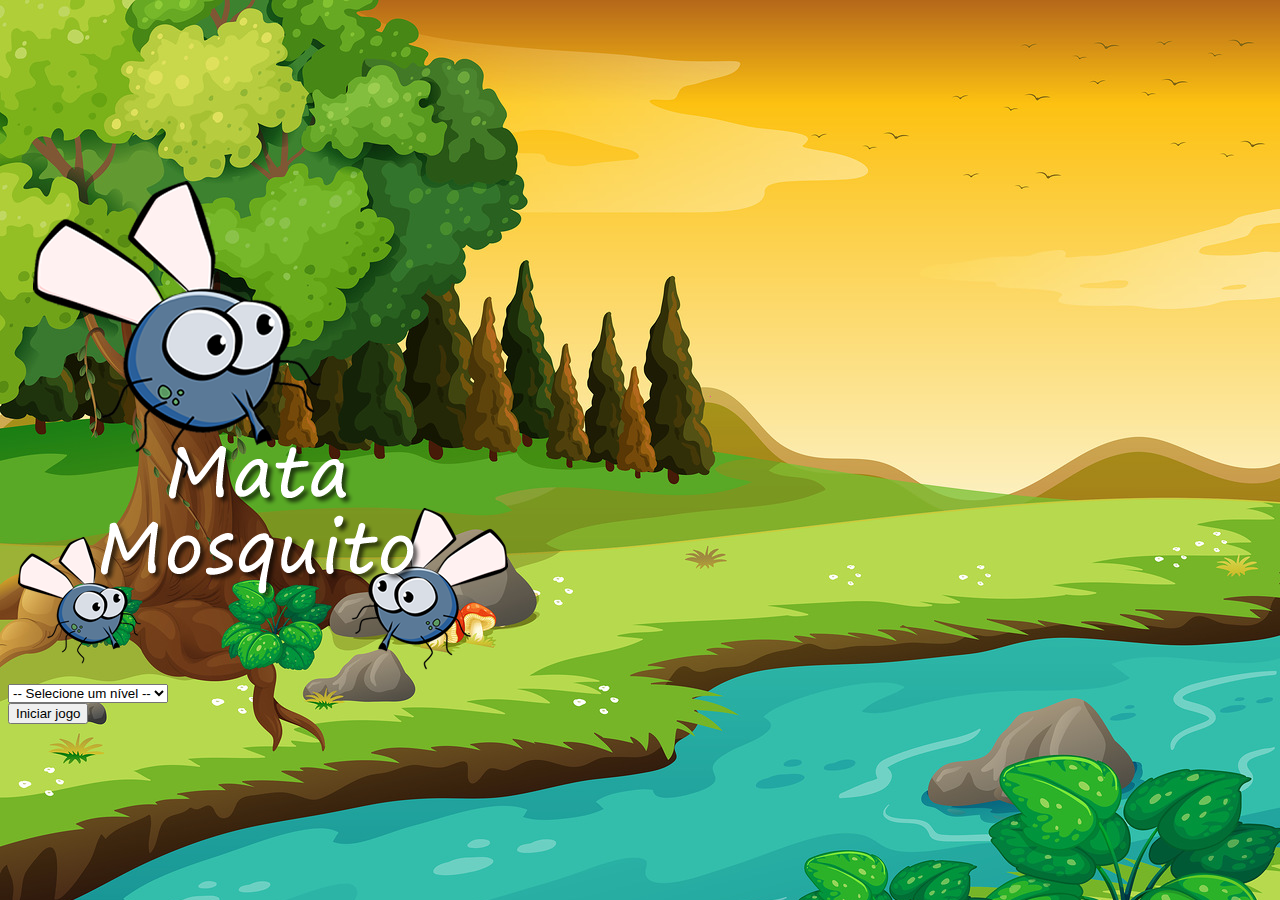
<file: index.html>
<!DOCTYPE html>
<html>
<head>
	<meta charset="utf-8">
	<meta name="viewport" content="width=device-width, initial-scale=1">
	<title>VITÓRIA</title>

	<!-- Link BOOTSTRAP -->
	<link rel="stylesheet" href="https://stackpath.bootstrapcdn.com/bootstrap/4.1.3/css/bootstrap.min.css" integrity="sha384-MCw98/SFnGE8fJT3GXwEOngsV7Zt27NXFoaoApmYm81iuXoPkFOJwJ8ERdknLPMO" crossorigin="anonymous">

	<script>

		function iniciarJogo(){
			var nivel = document.getElementById('nivel').value

			if(document.getElementById('nivel').value ==''){
				alert('Selecione um nível para o jogo')
				return false
			}

			window.location.href='app.html?' + nivel
		}
	</script>
	<style>
		body{
			background-image: url(imagens/bg.jpg);
			background-repeat: no-repeat;
			background-size: cover;
		}
	</style>
</head>
<body>
	<div class='container' style='margin-top: 180px'>
		<div class='row' >
			<div class='col' >
				<div class='d-flex justify-content-center'>
					<img  src="imagens/game.png">
				</div>
			</div>
		</div>

		<div class='row'>
			<div class='col'>
					<div class='d-flex justify-content-center mb-2'>
					<form>
						<select class='form-control' id='nivel'>
							<option value=''>-- Selecione um nível --</option>
							<option value='facil'>Fácil</option>
							<option value='normal'>Normal</option>
							<option value='dificil'>Difícil</option>
						</select>	

					</form>
				</div>
			</div>
		</div>

		<div class='row' >
			<div class='col' >
				<div class='d-flex justify-content-center align-items-center'>
					<button id='reiniciar' type='button' class='btn btn-dark btn-lg' onclick='iniciarJogo()'>Iniciar jogo</button>
				</div>
			</div>
		</div>


	</div>
</body>
</html>
</file>
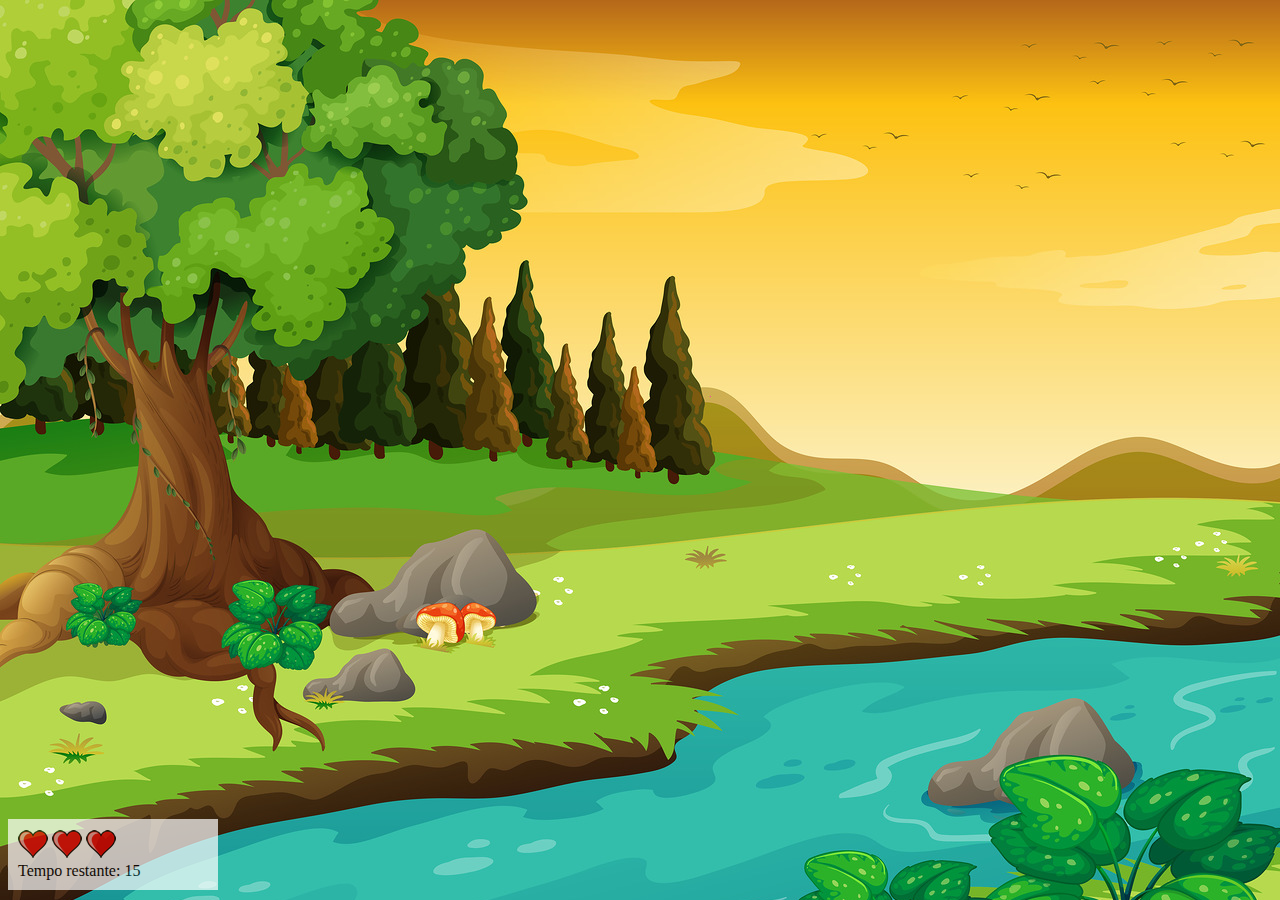
<file: app.html>
<!DOCTYPE html>
<html>
<head>
	<meta charset="utf-8">
	<meta name="viewport" content="width=device-width, initial-scale=1">
	<title>Mata-Mosquito</title>
	<link rel="stylesheet" type="text/css" href="estilo.css">
	<script src='jogo.js'></script>
</head>
<body onresize='tamanhoJogo()'>
	<div class='painel'>
		<div class='vida'>
			<img id='v1' src="imagens/coracao_cheio.png">
			<img id='v2' src="imagens/coracao_cheio.png">
			<img id='v3' src="imagens/coracao_cheio.png">

		</div>
		<div class='tempo'>Tempo restante: 
			<span id='cronometro'></span>

		</div>
	</div>
	<script type="text/javascript">

		document.getElementById("cronometro").innerHTML	= tempo
		var criaMosquito = window.setInterval(function(){criarMosquito()},dificuldade)

	</script>
</body>
</html>
</file>
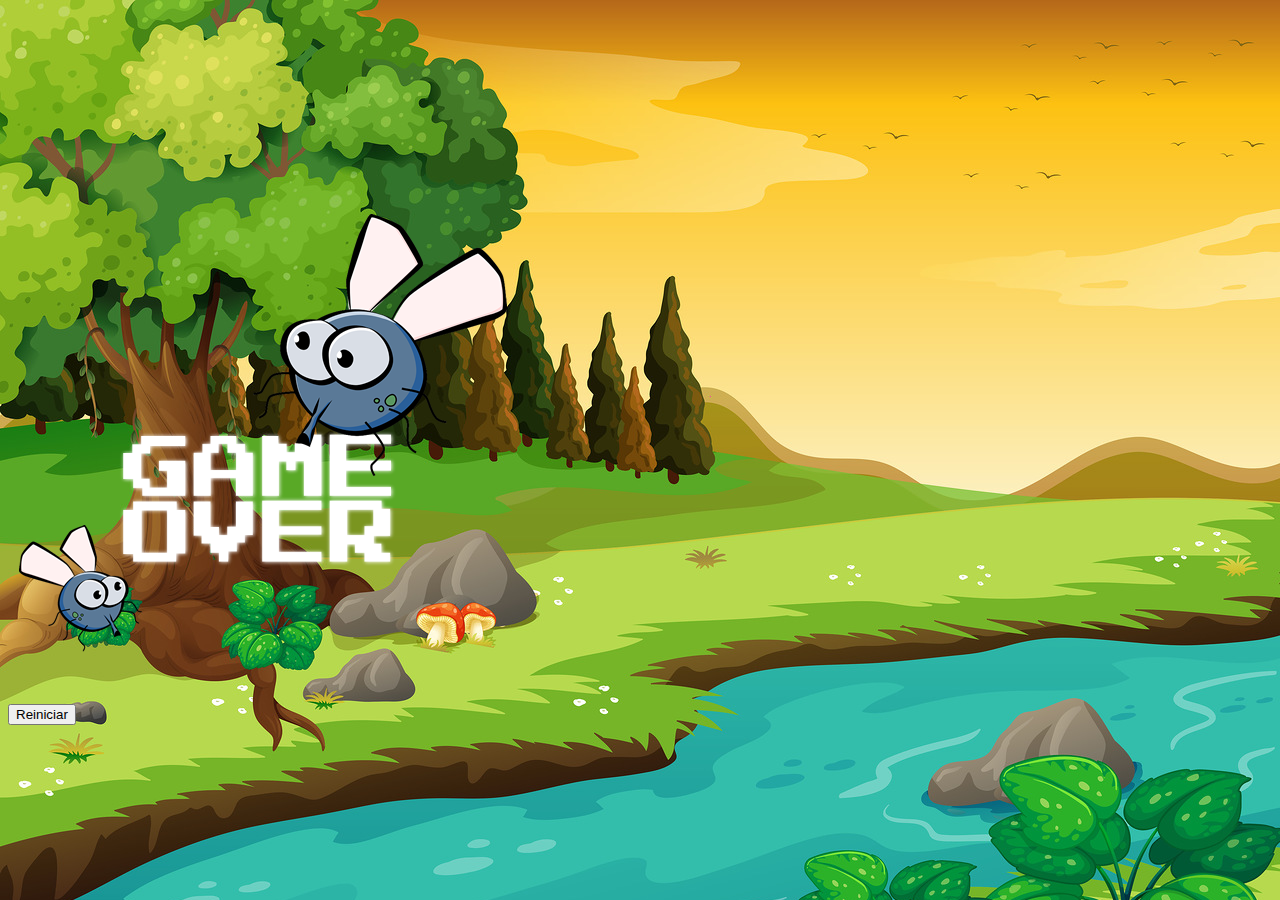
<file: gameover.html>
<!DOCTYPE html>
<html>
<head>
	<meta charset="utf-8">
	<meta name="viewport" content="width=device-width, initial-scale=1">
	<title>GAME OVER</title>

	<!-- Link BOOTSTRAP -->
	<link rel="stylesheet" href="https://stackpath.bootstrapcdn.com/bootstrap/4.1.3/css/bootstrap.min.css" integrity="sha384-MCw98/SFnGE8fJT3GXwEOngsV7Zt27NXFoaoApmYm81iuXoPkFOJwJ8ERdknLPMO" crossorigin="anonymous">

	<script>
		function reinicio(){
			window.location.href='index.html'
		}
	</script>
	<style>
		body{
			background-image: url(imagens/bg.jpg);
			background-repeat: no-repeat;
			background-size: cover;
		}
	</style>
</head>
<body>
	<div class='container' style='margin-top: 200px'>
		<div class='row' >
			<div class='col' >
				<div class='d-flex justify-content-center'>
					<img  src="imagens/game_over.png">
				</div>
			</div>
		</div>

		<div class='row' >
			<div class='col' >
				<div class='d-flex justify-content-center align-items-center'>
					<button id='reiniciar' onclick='reinicio()' type='button' class='btn btn-dark btn-lg'>Reiniciar</button>
				</div>
			</div>
		</div>
	</div>
</body>
</html>
</file>
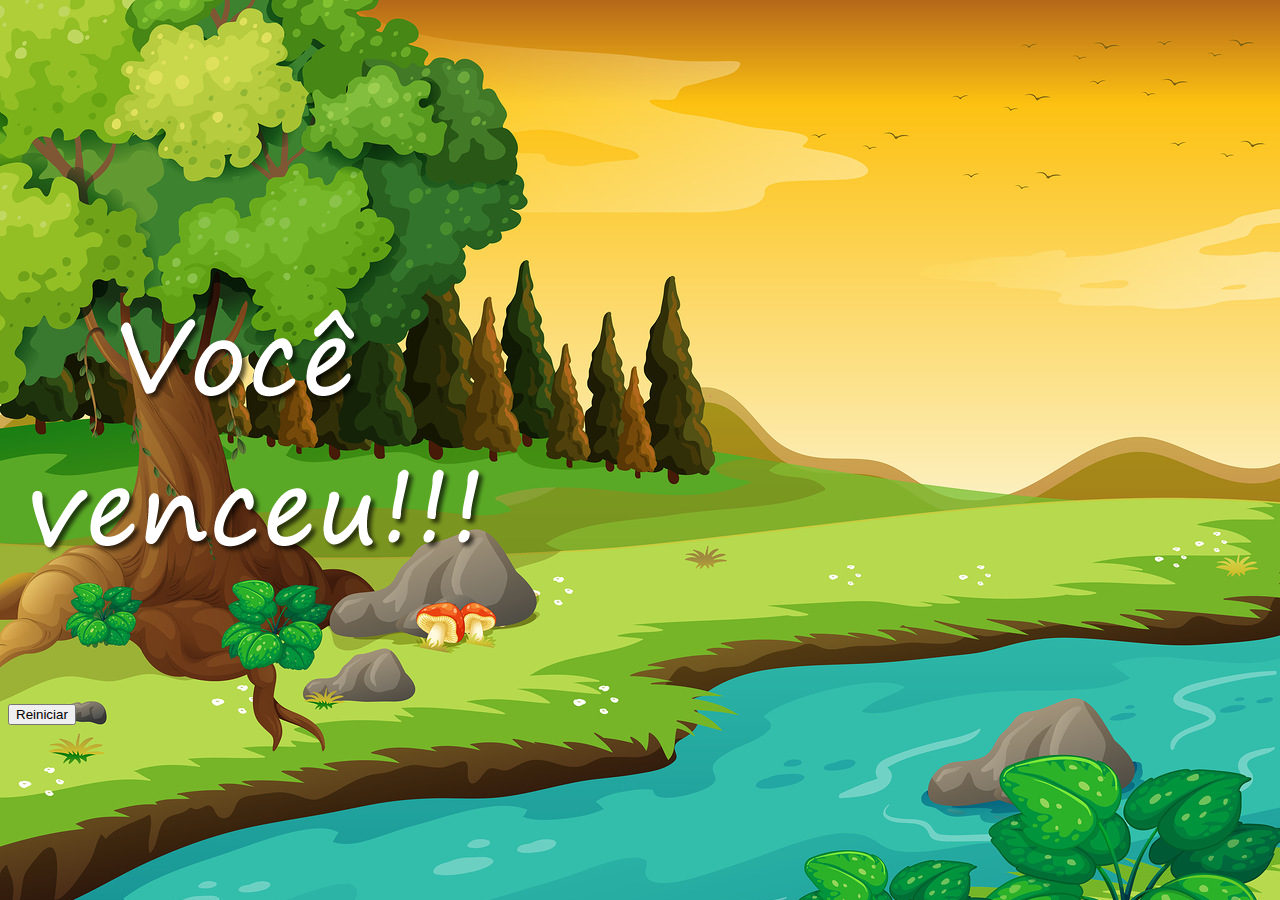
<file: vitoria.html>
<!DOCTYPE html>
<html>
<head>
	<meta charset="utf-8">
	<meta name="viewport" content="width=device-width, initial-scale=1">
	<title>VITÓRIA</title>

	<!-- Link BOOTSTRAP -->
	<link rel="stylesheet" href="https://stackpath.bootstrapcdn.com/bootstrap/4.1.3/css/bootstrap.min.css" integrity="sha384-MCw98/SFnGE8fJT3GXwEOngsV7Zt27NXFoaoApmYm81iuXoPkFOJwJ8ERdknLPMO" crossorigin="anonymous">

	<script>
		function reinicio(){
			window.location.href='index.html'
		}
	</script>
	<style>
		body{
			background-image: url(imagens/bg.jpg);
			background-repeat: no-repeat;
			background-size: cover;
		}
	</style>
</head>
<body>
	<div class='container' style='margin-top: 200px'>
		<div class='row' >
			<div class='col' >
				<div class='d-flex justify-content-center'>
					<img  src="imagens/vitoria.png">
				</div>
			</div>
		</div>

		<div class='row' >
			<div class='col' >
				<div class='d-flex justify-content-center align-items-center'>
					<button id='reiniciar' onclick='reinicio()' type='button' class='btn btn-dark btn-lg'>Reiniciar</button>
				</div>
			</div>
		</div>
	</div>
</body>
</html>
</file>
<file: estilo.css>
html{
	cursor: url(imagens/mata_mosca.png) 30 30, auto;
}

body{
	background-image: url(imagens/bg.jpg);
	background-repeat: no-repeat;
	background-size: cover;
}

.mosquito1{
	width: 50px;
	height: 50px;
}

.mosquito2{
	width: 70px;
	height: 70px;
}

.mosquito3{
	width: 90px;
	height: 90px;
}

.ladoA{
	transform: scaleX(1);
}

.ladoB{
	transform: scaleX(-1);
}

.painel{
	background-color: white;
	opacity: 0.7;
	width: 190px;
	position: absolute;
	/*left: 0px;*/
	bottom: 10px;
	padding: 10px;
	border-top: 1px solid white;
}

.vida{

}
</file>
